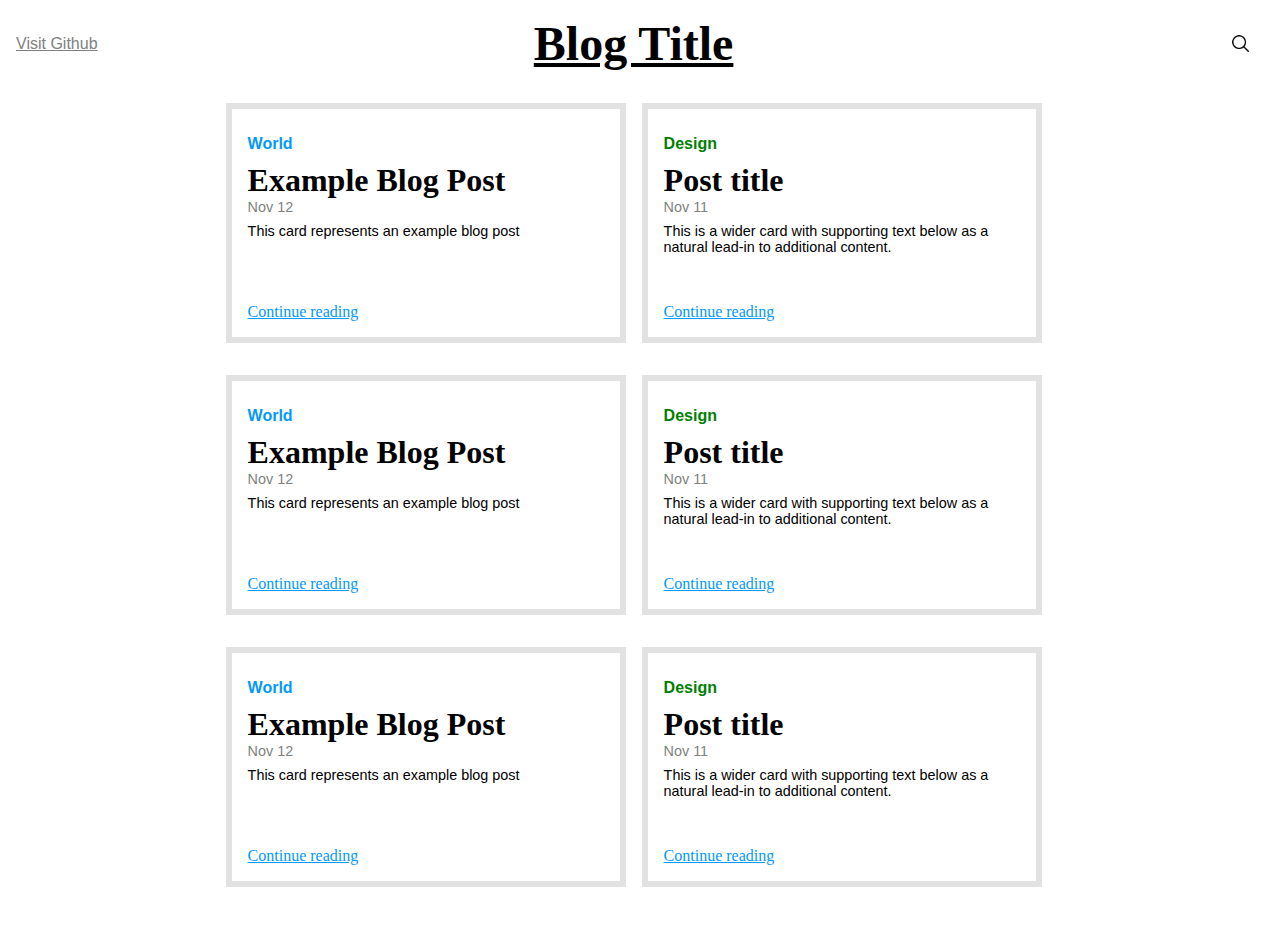
<file: My_Blogs [code]/index.html>
<!DOCTYPE html>
<html lang="en">
<head>
    <meta charset="UTF-8">
    <meta http-equiv="X-UA-Compatible" content="IE=edge">
    <meta name="viewport" content="width=device-width, initial-scale=1.0">
    <title>My Blogs</title>
    <link rel="stylesheet" href="blog_list.css">
</head>
<body>
    <div id="wrapper">
        <header>
            <a href="https://github.com/Rahul-Bhutaiya" target="_blank">Visit Github</a>
            <h1>Blog Title</h1>
            <img src="search_icon.png" alt="search icon">
        </header>
        <main>
            <div class="box world" id="world1">
                <p class="title">World</p>
                <h2>Example Blog Post</h2>
                <p class="date">Nov 12</p>
                <p class="desc">This card represents an example blog post</p>
                <a href="blog1.html">Continue reading</a>
            </div>
            <div class="box world" id="world2">
                <p class="title">World</p>
                <h2>Example Blog Post</h2>
                <p class="date">Nov 12</p>
                <p class="desc">This card represents an example blog post</p>
                <a href="blog1.html">Continue reading</a>
            </div>
            <div class="box world" id="world3">
                <p class="title">World</p>
                <h2>Example Blog Post</h2>
                <p class="date">Nov 12</p>
                <p class="desc">This card represents an example blog post</p>
                <a href="blog1.html">Continue reading</a>
            </div>
            <div class="box design" id="design1">
                <p class="title">Design</p>
                <h2>Post title</h2>
                <p class="date">Nov 11</p>
                <p class="desc">This is a wider card with supporting text below as a natural lead-in to additional content.</p>
                <a href="blog1.html">Continue reading</a>
            </div>
            <div class="box design" id="design2">
                <p class="title">Design</p>
                <h2>Post title</h2>
                <p class="date">Nov 11</p>
                <p class="desc">This is a wider card with supporting text below as a natural lead-in to additional content.</p>
                <a href="blog1.html">Continue reading</a>
            </div>
            <div class="box design" id="design3">
                <p class="title">Design</p>
                <h2>Post title</h2>
                <p class="date">Nov 11</p>
                <p class="desc">This is a wider card with supporting text below as a natural lead-in to additional content.</p>
                <a href="blog1.html">Continue reading</a>
            </div>
            
        </main>
    </div>
</body>
</html>
</file>
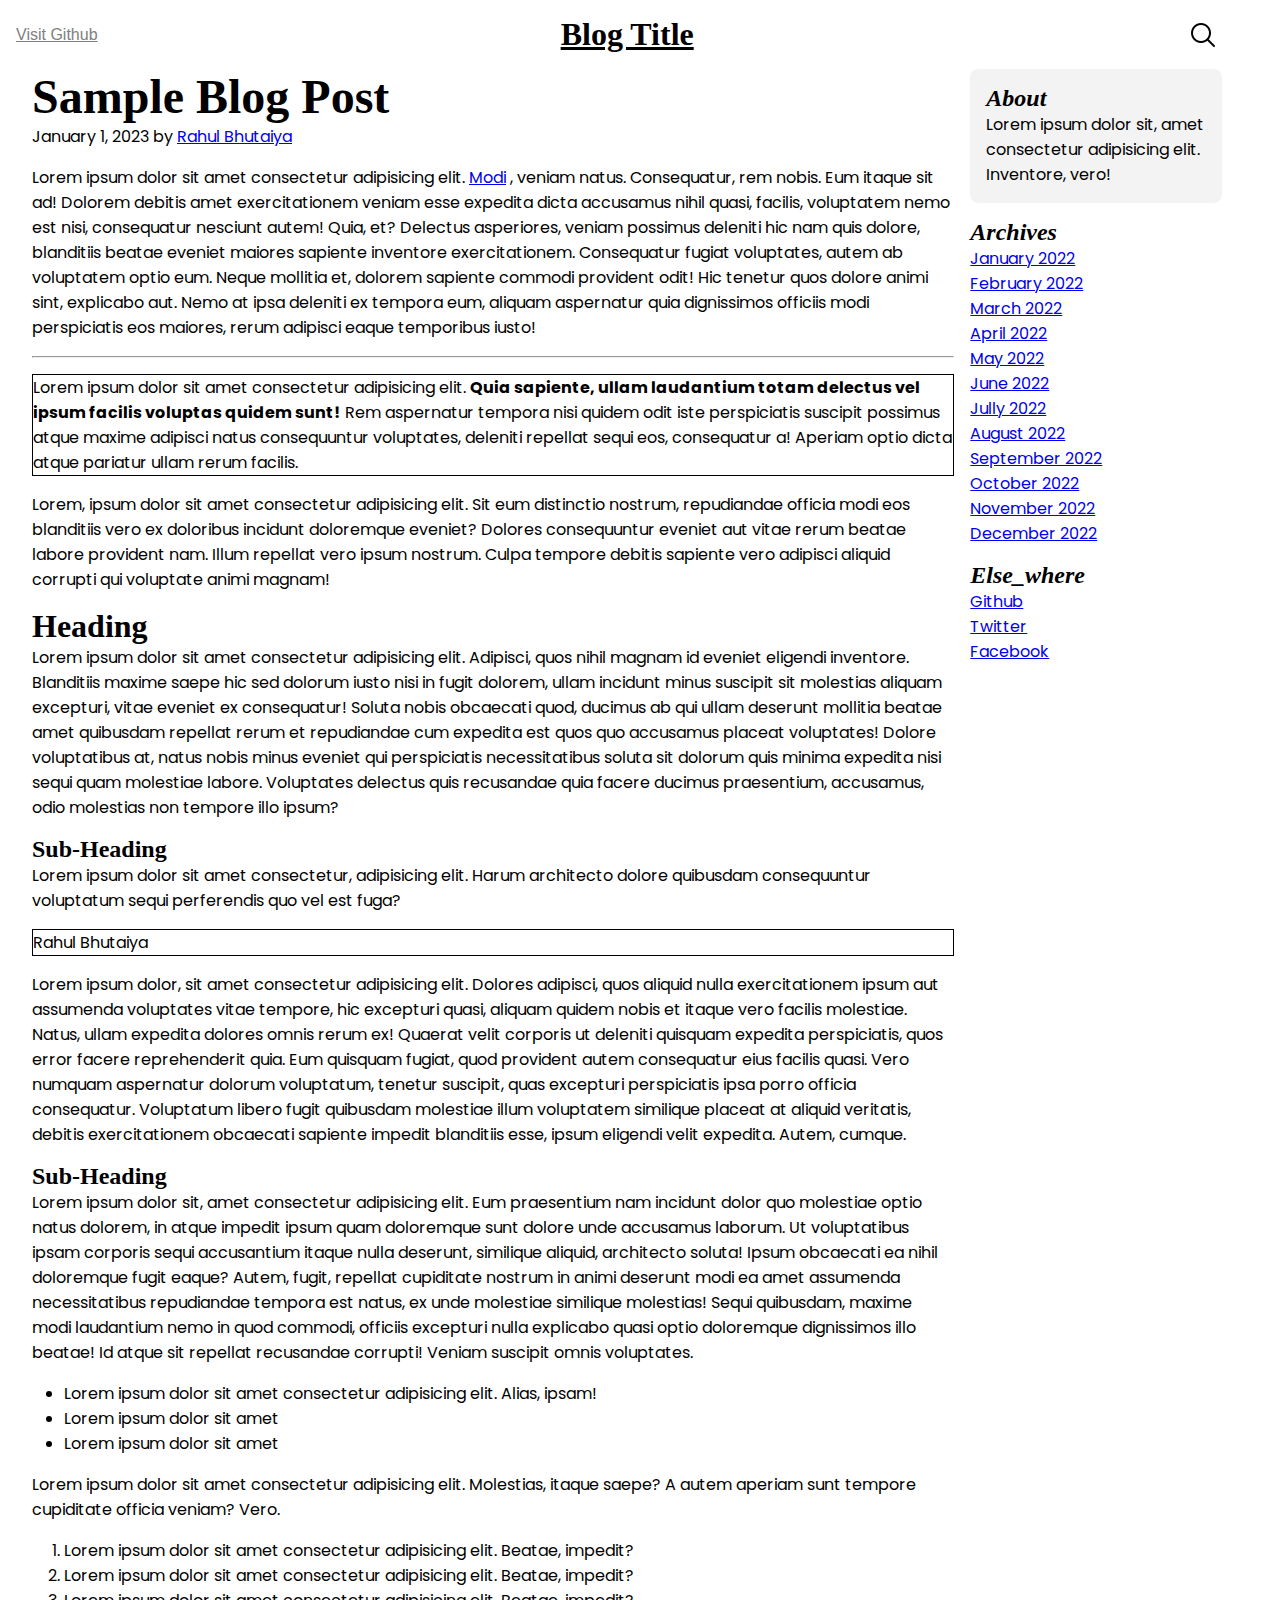
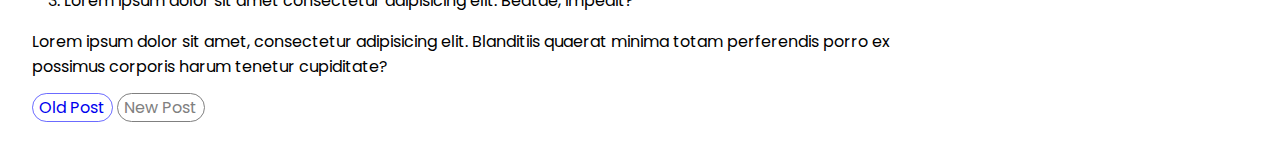
<file: My_Blogs [code]/blog1.html>
<!DOCTYPE html>
<html lang="en">
<head>
    <meta charset="UTF-8">
    <meta http-equiv="X-UA-Compatible" content="IE=edge">
    <meta name="viewport" content="width=device-width, initial-scale=1.0">
    <title>Blog 1</title>
    <link rel="stylesheet" href="blog1.css">
</head>
<body>
    <div id="wrapper">
        <header>
            <a href="https://github.com/Rahul-Bhutaiya" target="_blank">Visit Github</a>
            <h1>Blog Title</h1>
            <img src="search_icon.png" alt="search icon">
        </header>
        <div id="container">
            <main>
                <h2 id="heading">Sample Blog Post</h2>
                <p>January 1, 2023 by <a href="https://github.com/Rahul-Bhutaiya">Rahul Bhutaiya</a></p>
                <p>Lorem ipsum dolor sit amet consectetur adipisicing elit. <a href="https://en.wikipedia.org/wiki/Narendra_Modi">Modi</a> , veniam natus. Consequatur, rem nobis. Eum itaque sit ad! Dolorem debitis amet exercitationem veniam esse expedita dicta accusamus nihil quasi, facilis, voluptatem nemo est nisi, consequatur nesciunt autem! Quia, et? Delectus asperiores, veniam possimus deleniti hic nam quis dolore, blanditiis beatae eveniet maiores sapiente inventore exercitationem. Consequatur fugiat voluptates, autem ab voluptatem optio eum. Neque mollitia et, dolorem sapiente commodi provident odit! Hic tenetur quos dolore animi sint, explicabo aut. Nemo at ipsa deleniti ex tempora eum, aliquam aspernatur quia dignissimos officiis modi perspiciatis eos maiores, rerum adipisci eaque temporibus iusto!</p>
                <hr>
                <p id="border_wala_text">Lorem ipsum dolor sit amet consectetur adipisicing elit. <strong>Quia sapiente, ullam laudantium totam delectus vel ipsum facilis voluptas quidem sunt!</strong> Rem aspernatur tempora nisi quidem odit iste perspiciatis suscipit possimus atque maxime adipisci natus consequuntur voluptates, deleniti repellat sequi eos, consequatur a! Aperiam optio dicta atque pariatur ullam rerum facilis.</p>
                <p>Lorem, ipsum dolor sit amet consectetur adipisicing elit. Sit eum distinctio nostrum, repudiandae officia modi eos blanditiis vero ex doloribus incidunt doloremque eveniet? Dolores consequuntur eveniet aut vitae rerum beatae labore provident nam. Illum repellat vero ipsum nostrum. Culpa tempore debitis sapiente vero adipisci aliquid corrupti qui voluptate animi magnam!</p>

                <h2 id="heading2">Heading</h2>
                <p>Lorem ipsum dolor sit amet consectetur adipisicing elit. Adipisci, quos nihil magnam id eveniet eligendi inventore. Blanditiis maxime saepe hic sed dolorum iusto nisi in fugit dolorem, ullam incidunt minus suscipit sit molestias aliquam excepturi, vitae eveniet ex consequatur! Soluta nobis obcaecati quod, ducimus ab qui ullam deserunt mollitia beatae amet quibusdam repellat rerum et repudiandae cum expedita est quos quo accusamus placeat voluptates! Dolore voluptatibus at, natus nobis minus eveniet qui perspiciatis necessitatibus soluta sit dolorum quis minima expedita nisi sequi quam molestiae labore. Voluptates delectus quis recusandae quia facere ducimus praesentium, accusamus, odio molestias non tempore illo ipsum?</p>

                <h2 id="heading3">Sub-Heading</h2>
                <p>Lorem ipsum dolor sit amet consectetur, adipisicing elit. Harum architecto dolore quibusdam consequuntur voluptatum sequi perferendis quo vel est fuga?</p>
                <p id="border_wala_text">Rahul Bhutaiya</p>
                <p>Lorem ipsum dolor, sit amet consectetur adipisicing elit. Dolores adipisci, quos aliquid nulla exercitationem ipsum aut assumenda voluptates vitae tempore, hic excepturi quasi, aliquam quidem nobis et itaque vero facilis molestiae. Natus, ullam expedita dolores omnis rerum ex! Quaerat velit corporis ut deleniti quisquam expedita perspiciatis, quos error facere reprehenderit quia. Eum quisquam fugiat, quod provident autem consequatur eius facilis quasi. Vero numquam aspernatur dolorum voluptatum, tenetur suscipit, quas excepturi perspiciatis ipsa porro officia consequatur. Voluptatum libero fugit quibusdam molestiae illum voluptatem similique placeat at aliquid veritatis, debitis exercitationem obcaecati sapiente impedit blanditiis esse, ipsum eligendi velit expedita. Autem, cumque.</p>

                <h2 id="heading3">Sub-Heading</h2>
                <p>Lorem ipsum dolor sit, amet consectetur adipisicing elit. Eum praesentium nam incidunt dolor quo molestiae optio natus dolorem, in atque impedit ipsum quam doloremque sunt dolore unde accusamus laborum. Ut voluptatibus ipsam corporis sequi accusantium itaque nulla deserunt, similique aliquid, architecto soluta! Ipsum obcaecati ea nihil doloremque fugit eaque? Autem, fugit, repellat cupiditate nostrum in animi deserunt modi ea amet assumenda necessitatibus repudiandae tempora est natus, ex unde molestiae similique molestias! Sequi quibusdam, maxime modi laudantium nemo in quod commodi, officiis excepturi nulla explicabo quasi optio doloremque dignissimos illo beatae! Id atque sit repellat recusandae corrupti! Veniam suscipit omnis voluptates.</p>
                <ul>
                    <li>Lorem ipsum dolor sit amet consectetur adipisicing elit. Alias, ipsam!</li>
                    <li>Lorem ipsum dolor sit amet</li>
                    <li>Lorem ipsum dolor sit amet</li>
                </ul>
                <p>Lorem ipsum dolor sit amet consectetur adipisicing elit. Molestias, itaque saepe? A autem aperiam sunt tempore cupiditate officia veniam? Vero.</p>
                <ol>
                    <li>Lorem ipsum dolor sit amet consectetur adipisicing elit. Beatae, impedit?</li>
                    <li>Lorem ipsum dolor sit amet consectetur adipisicing elit. Beatae, impedit?</li>
                    <li>Lorem ipsum dolor sit amet consectetur adipisicing elit. Beatae, impedit?</li>
                </ol>
                <p>Lorem ipsum dolor sit amet, consectetur adipisicing elit. Blanditiis quaerat minima totam perferendis porro ex possimus corporis harum tenetur cupiditate?</p>
                <p><a class="post_link" id="post_link1" href="blog1.html">Old Post</a><a class="post_link" id="post_link2" href="blog1.html">New Post</a></p>
            </main>
            <div id="sidebar">
                <div id="about">
                    <h2>About</h2>
                    <p>Lorem ipsum dolor sit, amet consectetur adipisicing elit. Inventore, vero!</p>
                </div>

                <div id="archives">
                    <h2>Archives</h2>
                    <a href="blog1.html">January 2022</a><br>
                    <a href="blog1.html">February 2022</a><br>
                    <a href="blog1.html">March 2022</a><br>
                    <a href="blog1.html">April 2022</a><br>
                    <a href="blog1.html">May 2022</a><br>
                    <a href="blog1.html">June 2022</a><br>
                    <a href="blog1.html">Jully 2022</a><br>
                    <a href="blog1.html">August 2022</a><br>
                    <a href="blog1.html">September 2022</a><br>
                    <a href="blog1.html">October 2022</a><br>
                    <a href="blog1.html">November 2022</a><br>
                    <a href="blog1.html">December 2022</a>
                </div>

                <div id="else_where">
                    <h2>Else_where</h2>
                    <a href="blog1.html">Github</a><br>
                    <a href="blog1.html">Twitter</a><br>
                    <a href="blog1.html">Facebook</a>
                </div>
            </div>

        </div>
        
    </div>
</body>
</html>
</file>
<file: My_Blogs [code]/blog_list.css>
*{
    margin: 0;
    padding: 0;
}

#wrapper{
    min-height: 100vh;
    max-width: 96.50vw;
    overflow-x: hidden;
    margin: 1rem;
    
}

header{
    width: 100%;
    display: grid;
    grid-template-columns: repeat(3,1fr);
}

header>a{
    color: #808080;
    font-size: 1rem;
    font-family: 'Segoe UI', Tahoma, Geneva, Verdana, sans-serif;
    justify-self: start;
    align-self: center;
}

header>h1{
    font-size: 3rem;
    font-family: 'Times New Roman', Times, serif;
    text-decoration: underline;
    justify-self: center;
    align-self: center;
}

header>img{
    height: 21px;
    width: 21px;
    justify-self: end;
    align-self: center;
}

main{
    display: grid;
    justify-content: center;
    margin-top: 2rem;
    grid-template-columns: repeat(2,400px);
    grid-template-rows: repeat(3,240px);
    grid-gap: 2rem 1rem;

    grid-template-areas: 
    "world1 design1"
    "world2 design2"
    "world3 design3";
}

.box{
    border: 6px solid rgba(128, 128, 128, 0.233);
    padding: 1rem;
    position: relative;
}
.box:hover{
    border: 1px solid rgba(128, 128, 128, 0.233);
    border-radius: 0.4em;
    transition: 0.2s;
}

.title{
    font-size: 1rem;
    font-family: 'Segoe UI', Tahoma, Geneva, Verdana, sans-serif;
    margin: 9.6px 0px;
    font-weight: 600;
}

.box>h2{
    font-size: 2rem;
    font-family: 'Times New Roman', Times, serif;
}

.date{
    font-size: 14.4px;
    font-family: 'Segoe UI', Tahoma, Geneva, Verdana, sans-serif;
    color: #808080;
}

.desc{
    font-size: 14.4px;
    margin-top: 0.5rem;
    font-family: 'Segoe UI', Tahoma, Geneva, Verdana, sans-serif;
}

.box>a{
    position: absolute;
    bottom: 16px;
    color: #0299FD;
}

.world>.title{
    color: #0299FD;
}

.design>.title{
    color: #008000;
}

#world1{
    grid-area: world1;
}
#world2{
    grid-area: world2;
}
#world3{
    grid-area: world3;
}

#design1{
    grid-area: design1;
}
#design2{
    grid-area: design2;
}
#design3{
    grid-area: design3;
}

@media (min-width:530px) and (max-width:1100px){
    main{
        grid-template-columns: repeat(2,240px);
        grid-template-rows: repeat(3,240px);
    }    
    .title{
        font-size: 9.6px;
        margin: 5.76px 0px;
    }   
    .box{
        border: 4px solid rgba(128, 128, 128, 0.233);
    }
    .box>h2{
        font-size: 1.5rem;
    }
    .date{
        font-size: 12.8px;
    }
    .box>a{
        font-size: 12.8px;
    }
    header>img{
        height: 9px;
        width: 9px;
    }
    header>h1{
        font-size: 1.5rem;
    }
    header>a{
        font-size: 0.5rem;
    }
}
@media(max-width:529px){
    header>img{
        height: 15px;
        width: 15px;
    }
    header>h1{
        font-size: 22.4px;
    }
    header>a{
        font-size: 0.5rem;
    }
    main{
        grid-template-columns: minmax(100px,400px);
        /* grid-template-rows: minmax(200px 500px); */
        
        grid-template-areas: 
        "world1"
        "world2"
        "world3"
        "design1"
        "design2"
        "design3";
    }    
    .title{
        font-size: 16px;
        margin: 9.6px 0px;
    }   
    .box{
        border: 4px solid rgba(128, 128, 128, 0.233);
        overflow-y: auto;
    }
    .box>h2{
        font-size: 1.5rem;
    }
    .date{
        font-size: 1rem;
    }
    .box>a{
        font-size: 1rem;
    }
    .desc{
        font-size: 1rem;
    }
    .box>a{
        position: relative;
        top: 55px;
        color: #0299FD;
    }
}
</file>
<file: My_Blogs [code]/blog1.css>
@import url('https://fonts.googleapis.com/css2?family=Poppins&display=swap');

*{
    padding: 0;
    margin: 0;
}

#wrapper{
    min-height:100vh;
    max-width:95.50vw;
    overflow-x: hidden;
}

header{
    width: 100%;
    display: grid;
    grid-template-columns: repeat(3,1fr);
    margin: 1rem;
}

header>a{
    color: #808080;
    font-size: 1rem;
    font-family: 'Segoe UI', Tahoma, Geneva, Verdana, sans-serif;
    justify-self: start;
    align-self: center;
}

header>h1{
    font-size: 2rem;
    font-family: 'Times New Roman', Times, serif;
    text-decoration: underline;
    justify-self: center;
    align-self: center;
}

header>img{
    height: 30px;
    width: 30px;
    justify-self: end;
    align-self: center;
    padding-right: 20px;
}

#container{
    margin: 1rem 2rem;
    display: grid;
    grid-template-columns: 1fr 19%;
    column-gap: 1em;
}

#heading{
    font-size: 3rem;
}


#container p,ul,ol,a{
    font-size: 1rem;
    font-family: Poppins,serif;
}

main p,hr{
    margin-bottom: 1rem;
}
ul+p{
    margin-top: 1rem;
}
ol+p{
    margin-top: 1rem;
}

#heading2{
    font-size: 2rem;
}

#heading3{
    font-size: 1.5rem;
}
#border_wala_text{
    border: 1px solid black;
}
ul,ol{
    margin-left: 2rem;
}

.post_link{
    border-radius: 1.3em;
    text-decoration: none;
    padding: 0.1em 0.4em;
}

#post_link1{
    border: 1px solid rgba(0, 0, 255, 0.582);
}

#post_link2{
    border: 1px solid gray;
    color: #808080;
    margin-left: 4px;
}

#about{
    padding: 1rem;
    width: 100%;
    background-color: rgba(128, 128, 128, 0.096);
    border-radius: 0.5em;
}

#sidebar{
    display: grid;
    align-content: start;
    row-gap: 1rem;
}

#sidebar h2{
    font-style: italic;
}

@media(max-width:650px){
    header>h1{
        font-size: 22.4px;
    }
    header>img{
        height: 15px;
        width: 15px;
    }
    header>a{
        font-size: 0.5rem;
    }
    #container{
        grid-template-columns: 1fr;
    }   
    #sidebar{
        grid-template-columns: repeat(2,1fr);
        grid-template-areas: 
        "about archives"
        "none else_where";
    }
    #about{
        grid-area: about;
        width: 80%;
    }
    #archives{
        grid-area: archives;
    }
    #else_where{
        grid-area: else_where;
    }
}

@media (max-width:500px){
    #sidebar{
        grid-template-areas: 
        "about"
        "archives"
        "else_where"
        "none";
    }
    header>h1{
        font-size: 1rem;
    }
    header>img{
        height: 9px;
        width: 9px;
    }
    header>a{
        font-size: 0.5rem;
    }
}
</file>
